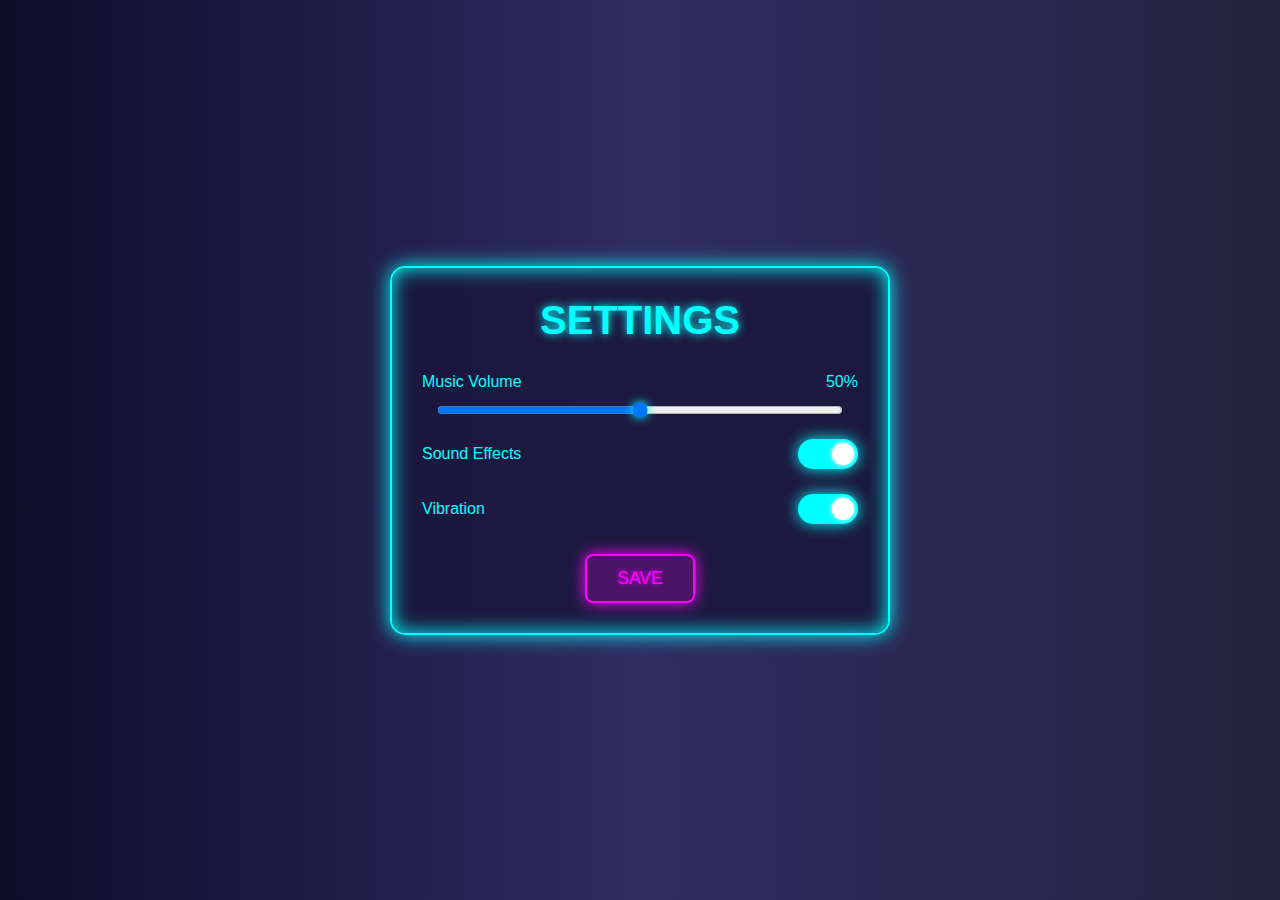
<file: settings.html>
<!DOCTYPE html>
<html lang="en">
  <head>
    <meta charset="UTF-8" />
    <meta
      name="viewport"
      content="width=device-width, initial-scale=1.0, maximum-scale=1.0, user-scalable=no" />
    <meta
      name="description"
      content="Glow Flow - Exciting arcade game. Collect colorful figures and set records!" />
    <meta
      name="keywords"
      content="game, arcade, physics, particles, glow flow, browser game, indie" />
    <meta name="author" content="Usatenko Daniil" />
    <meta property="og:title" content="Glow Flow - Arcade game" />
    <meta
      property="og:description"
      content="A fun game of destroying figures" />
    <meta property="og:type" content="website" />
    <meta property="og:url" content="https://usatblu27.github.io/glow-flow/" />
    <link rel="icon" href="icons/favicon.ico" type="image/x-icon" />
    <meta
      property="og:image"
      content="https://usatblu27.github.io/glow-flow/icons/favicon.ico/" />
    <meta name="theme-color" content="#0f0c29" />
    <title>Glow Flow - Settings</title>
    <style>
      * {
        user-select: none;
        margin: 0;
        padding: 0;
        box-sizing: border-box;
      }

      :root {
        --magenta-color: #ff00ff;
        --cyan-color: #00ffff;
        --orange-color: #ffa500;
      }

      body {
        background: linear-gradient(to right, #0f0c29, #302b63, #24243e);
        font-family: "Arial", sans-serif;
        color: white;
        height: 100vh;
        margin: 0;
        display: flex;
        justify-content: center;
        align-items: center;
        touch-action: manipulation;
      }

      .settings-container {
        background: rgba(25, 21, 58, 0.8);
        padding: 30px;
        border-radius: 15px;
        width: 90%;
        max-width: 500px;
        border: 2px solid var(--cyan-color);
        box-shadow: 0 0 20px var(--cyan-color), inset 0 0 20px var(--cyan-color);
        animation: glow-pulse 3s infinite alternate;
      }

      @keyframes glow-pulse {
        from {
          box-shadow: 0 0 20px var(--cyan-color),
            inset 0 0 20px var(--cyan-color);
        }
        to {
          box-shadow: 0 0 30px var(--cyan-color),
            0 0 40px rgba(0, 255, 255, 0.5), inset 0 0 30px var(--cyan-color);
        }
      }

      h1 {
        color: var(--cyan-color);
        text-align: center;
        margin-bottom: 30px;
        text-shadow: 0 0 10px var(--cyan-color);
        font-size: 2.5rem;
      }

      .setting {
        margin: 25px 0;
      }

      .setting-title {
        color: var(--cyan-color);
        margin-bottom: 10px;
        display: flex;
        justify-content: space-between;
        align-items: center;
      }

      .slider-container {
        display: flex;
        align-items: center;
        margin-top: 15px;
      }

      .slider {
        width: 100%;
        height: 8px;
        background: rgba(0, 255, 255, 0.2);
        border-radius: 5px;
        outline: none;
        margin: 0 15px;
      }

      .slider::-webkit-slider-thumb {
        -webkit-appearance: none;
        width: 20px;
        height: 20px;
        background: var(--cyan-color);
        cursor: pointer;
        border-radius: 50%;
        box-shadow: 0 0 10px var(--cyan-color);
      }

      .toggle-container {
        display: flex;
        justify-content: space-between;
        align-items: center;
        margin-top: 15px;
      }

      .toggle-label {
        color: var(--cyan-color);
        font-size: 1rem;
      }

      .toggle {
        position: relative;
        display: inline-block;
        width: 60px;
        height: 30px;
      }

      .toggle input {
        opacity: 0;
        width: 0;
        height: 0;
      }

      .slider-toggle {
        position: absolute;
        cursor: pointer;
        top: 0;
        left: 0;
        right: 0;
        bottom: 0;
        background: rgba(0, 255, 255, 0.2);
        transition: 0.4s;
        border-radius: 34px;
        box-shadow: 0 0 5px var(--cyan-color);
      }

      .slider-toggle:before {
        position: absolute;
        content: "";
        height: 22px;
        width: 22px;
        left: 4px;
        bottom: 4px;
        background: white;
        transition: 0.4s;
        border-radius: 50%;
        box-shadow: 0 0 5px white;
      }

      input:checked + .slider-toggle {
        background: var(--cyan-color);
        box-shadow: 0 0 15px var(--cyan-color);
      }

      input:checked + .slider-toggle:before {
        transform: translateX(30px);
      }

      .btn-container {
        display: flex;
        justify-content: center;
        margin-top: 30px;
      }

      .btn {
        background: rgba(255, 0, 255, 0.2);
        color: var(--magenta-color);
        border: 2px solid var(--magenta-color);
        padding: 12px 30px;
        border-radius: 8px;
        cursor: pointer;
        font-size: 1.1rem;
        text-shadow: 0 0 5px var(--magenta-color);
        box-shadow: 0 0 15px var(--magenta-color);
        transition: all 0.3s ease;
      }

      .btn:hover {
        background: rgba(255, 0, 255, 0.4);
        transform: scale(1.05);
        box-shadow: 0 0 25px var(--magenta-color);
      }
    </style>
  </head>
  <body>
    <div class="settings-container">
      <h1>SETTINGS</h1>

      <div class="setting">
        <div class="setting-title">
          <span>Music Volume</span>
          <span id="volume-value">50%</span>
        </div>
        <div class="slider-container">
          <input
            type="range"
            min="0"
            max="100"
            value="50"
            class="slider"
            id="music-volume" />
        </div>
      </div>

      <div class="setting">
        <div class="toggle-container">
          <span class="toggle-label">Sound Effects</span>
          <label class="toggle">
            <input type="checkbox" id="sound-toggle" />
            <span class="slider-toggle"></span>
          </label>
        </div>
      </div>

      <div class="setting">
        <div class="toggle-container">
          <span class="toggle-label">Vibration</span>
          <label class="toggle">
            <input type="checkbox" id="vibration-toggle" />
            <span class="slider-toggle"></span>
          </label>
        </div>
      </div>

      <div class="btn-container">
        <button class="btn" id="save-btn">SAVE</button>
      </div>
    </div>

    <script>
      document.addEventListener("DOMContentLoaded", function () {
        const musicVolume = localStorage.getItem("musicVolume") || 50;
        const soundEnabled = localStorage.getItem("soundEnabled") !== "false";
        const vibrationEnabled =
          localStorage.getItem("vibrationEnabled") !== "false";

        document.getElementById("music-volume").value = musicVolume;
        document.getElementById("volume-value").textContent = `${musicVolume}%`;
        document.getElementById("sound-toggle").checked = soundEnabled;
        document.getElementById("vibration-toggle").checked = vibrationEnabled;

        document
          .getElementById("music-volume")
          .addEventListener("input", function () {
            document.getElementById(
              "volume-value"
            ).textContent = `${this.value}%`;
          });

        document
          .getElementById("save-btn")
          .addEventListener("click", function () {
            const musicVolume = document.getElementById("music-volume").value;
            const soundEnabled =
              document.getElementById("sound-toggle").checked;
            const vibrationEnabled =
              document.getElementById("vibration-toggle").checked;

            localStorage.setItem("musicVolume", musicVolume);
            localStorage.setItem("soundEnabled", soundEnabled);
            localStorage.setItem("vibrationEnabled", vibrationEnabled);
            localStorage.setItem(
              "soundEffectsSetting",
              soundEnabled ? "on" : "off"
            );
            localStorage.setItem(
              "vibrationSetting",
              vibrationEnabled ? "on" : "off"
            );
            localStorage.setItem(
              "musicSetting",
              musicVolume > 0 ? "on" : "off"
            );

            const bgMusic = document.getElementById("bg-music");
            if (bgMusic) {
              bgMusic.volume = musicVolume / 100;
              if (musicVolume > 0) {
                bgMusic
                  .play()
                  .catch((e) => console.log("Music play prevented:", e));
              }
            }

            window.history.back();
          });
      });
    </script>
  </body>
</html>
</file>
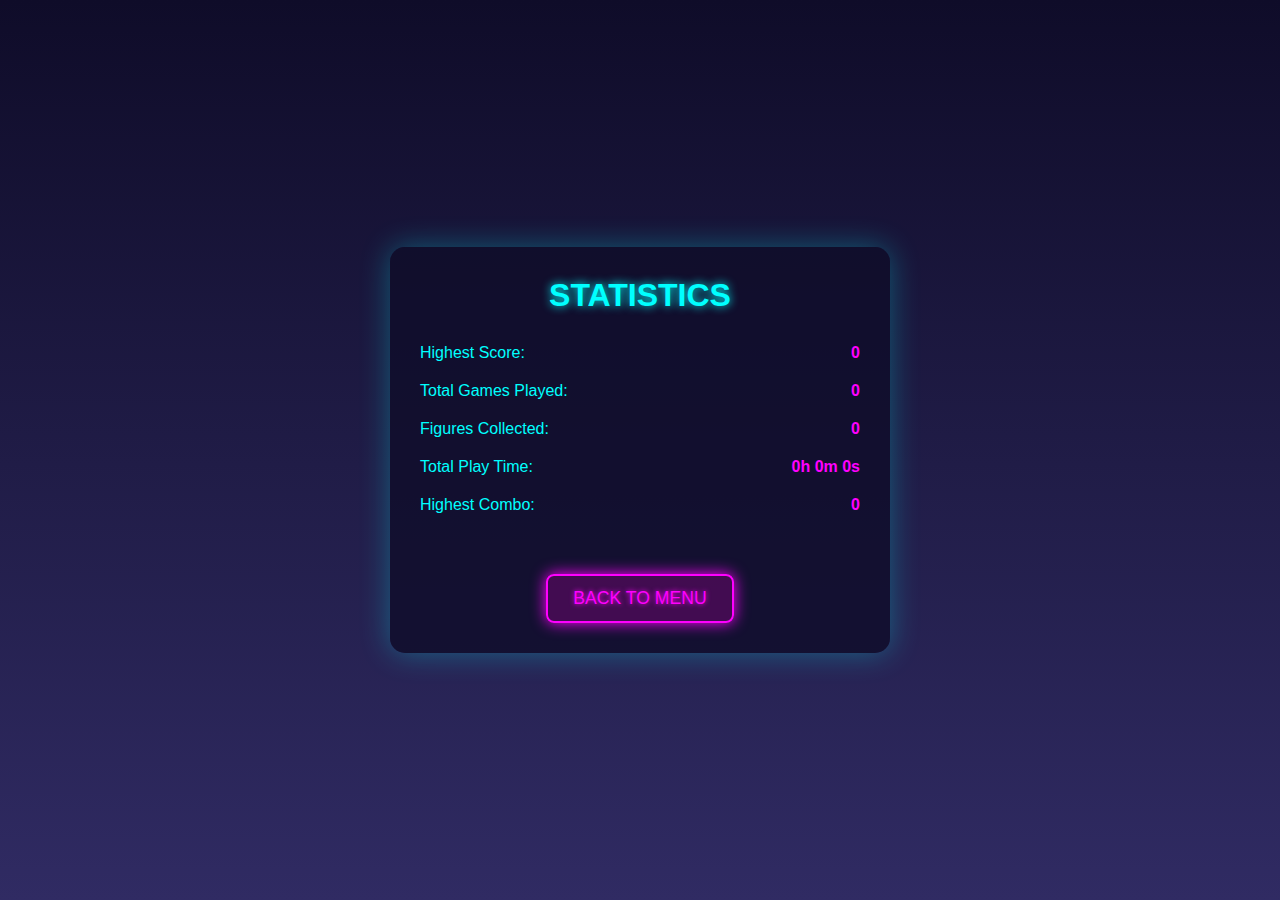
<file: statistics.html>
<!DOCTYPE html>
<html lang="en">
  <head>
    <meta charset="UTF-8" />
    <meta
      name="viewport"
      content="width=device-width, initial-scale=1.0, maximum-scale=1.0, user-scalable=no" />
    <meta
      name="description"
      content="Glow Flow - Exciting arcade game. Collect colorful figures and set records!" />
    <meta
      name="keywords"
      content="game, arcade, physics, particles, glow flow, browser game, indie" />
    <meta name="author" content="Usatenko Daniil" />
    <meta property="og:title" content="Glow Flow - Arcade game" />
    <meta name="mobile-web-app-capable" content="yes" />
    <meta name="apple-mobile-web-app-capable" content="yes" />
    <meta
      name="apple-mobile-web-app-status-bar-style"
      content="black-translucent" />
    <meta
      name="apple-mobile-web-app-status-bar-style"
      content="black-translucent" />
    <meta
      property="og:description"
      content="A fun game of destroying figures" />
    <meta property="og:type" content="website" />
    <meta property="og:url" content="https://usatblu27.github.io/glow-flow/" />
    <link rel="icon" href="icons/favicon.ico" type="image/x-icon" />
    <meta
      property="og:image"
      content="https://usatblu27.github.io/glow-flow/icons/favicon.ico/" />
    <meta name="theme-color" content="#0f0c29" />
    <title>Glow Flow - Statistics</title>
    <style>
      :root {
        --magenta-color: #ff00ff;
        --cyan-color: #00ffff;
        --bg-gradient: linear-gradient(to right, #0f0c29, #302b63, #24243e);
        --btn-hover-opacity: 0.4;
        --btn-base-opacity: 0.2;
        --title-glow: 0 0 10px var(--cyan-color), 0 0 20px var(--cyan-color);
        --title-glow-intense: 0 0 15px var(--cyan-color),
          0 0 30px var(--cyan-color), 0 0 40px var(--cyan-color);
      }

      * {
        user-select: none;
        margin: 0;
        padding: 0;
        box-sizing: border-box;
      }

      body {
        background: linear-gradient(to bottom, #0f0c29, #302b63);
        font-family: "Arial", sans-serif;
        color: #00ffff;
        height: 100vh;
        margin: 0;
        display: flex;
        justify-content: center;
        align-items: center;
        text-align: center;
      }

      .container {
        background: rgba(15, 12, 41, 0.8);
        padding: 30px;
        border-radius: 15px;
        box-shadow: 0 0 30px rgba(0, 255, 255, 0.3);
        width: 90%;
        max-width: 500px;
      }

      h1 {
        color: var(--cyan-color);
        text-shadow: 0 0 10px var(--cyan-color);
        margin-bottom: 30px;
      }

      .stat-item {
        margin: 20px 0;
        display: flex;
        justify-content: space-between;
      }

      .stat-value {
        color: var(--magenta-color);
        font-weight: bold;
      }

      .btn-container {
        display: flex;
        flex-direction: column;
        align-items: center;
        gap: 15px;
        margin-top: 30px;
      }

      .back-btn {
        background: rgba(255, 0, 212, 0.2);
        color: var(--magenta-color);
        border: 2px solid var(--magenta-color);
        border-radius: 8px;
        padding: 12px 25px;
        margin-top: 30px;
        cursor: pointer;
        font-size: 1.1rem;
        text-shadow: 0 0 5px var(--magenta-color);
        box-shadow: 0 0 15px var(--magenta-color);
        transition: all 0.3s ease;
      }

      .back-btn:hover {
        background: rgba(255, 0, 212, 0.4);
        transform: scale(1.05);
        box-shadow: 0 0 25px var(--magenta-color);
      }
    </style>
  </head>
  <body>
    <div class="container">
      <h1>STATISTICS</h1>
      <div class="stats-container">
        <div class="stat-item">
          <span>Highest Score:</span>
          <span class="stat-value" id="high-score">0</span>
        </div>
        <div class="stat-item">
          <span>Total Games Played:</span>
          <span class="stat-value" id="total-games">0</span>
        </div>
        <div class="stat-item">
          <span>Figures Collected:</span>
          <span class="stat-value" id="total-shapes">0</span>
        </div>
        <div class="stat-item">
          <span>Total Play Time:</span>
          <span class="stat-value" id="total-time">0</span>
        </div>
        <div class="stat-item">
          <span>Highest Combo:</span>
          <span class="stat-value" id="highest-combo">0</span>
        </div>
      </div>
      <div class="btn-container">
        <button class="back-btn" onclick="window.location.href='index.html'">
          BACK TO MENU
        </button>
      </div>
    </div>

    <script>
      function vibrateButton(duration = 15) {
        if (
          localStorage.getItem("vibrationEnabled") !== "false" &&
          "vibrate" in navigator
        ) {
          navigator.vibrate(duration);
        }
      }

      document.querySelectorAll(".btn").forEach((button) => {
        button.addEventListener("click", () => vibrateButton());
        button.addEventListener("touchstart", () => vibrateButton(10)); // Для сенсорных экранов
      });

      function formatTime(seconds) {
        const hours = Math.floor(seconds / 3600);
        const minutes = Math.floor((seconds % 3600) / 60);
        const secs = seconds % 60;

        return `${hours}h ${minutes}m ${secs}s`;
      }

      document.addEventListener("DOMContentLoaded", () => {
        document.getElementById("high-score").textContent =
          localStorage.getItem("bestScore") || "0";
        document.getElementById("total-games").textContent =
          localStorage.getItem("totalGames") || "0";
        document.getElementById("total-shapes").textContent =
          localStorage.getItem("totalShapes") || "0";

        document.getElementById("total-time").textContent = formatTime(
          parseInt(localStorage.getItem("totalPlayTime")) || "0"
        );
        document.getElementById("highest-combo").textContent =
          localStorage.getItem("highestCombo") || "0";
        document.getElementById("figures-cleared").textContent =
          localStorage.getItem("figuresCleared") || "0";
        document.getElementById("last-score").textContent =
          localStorage.getItem("lastScore") || "0";
      });
    </script>
  </body>
</html>
</file>
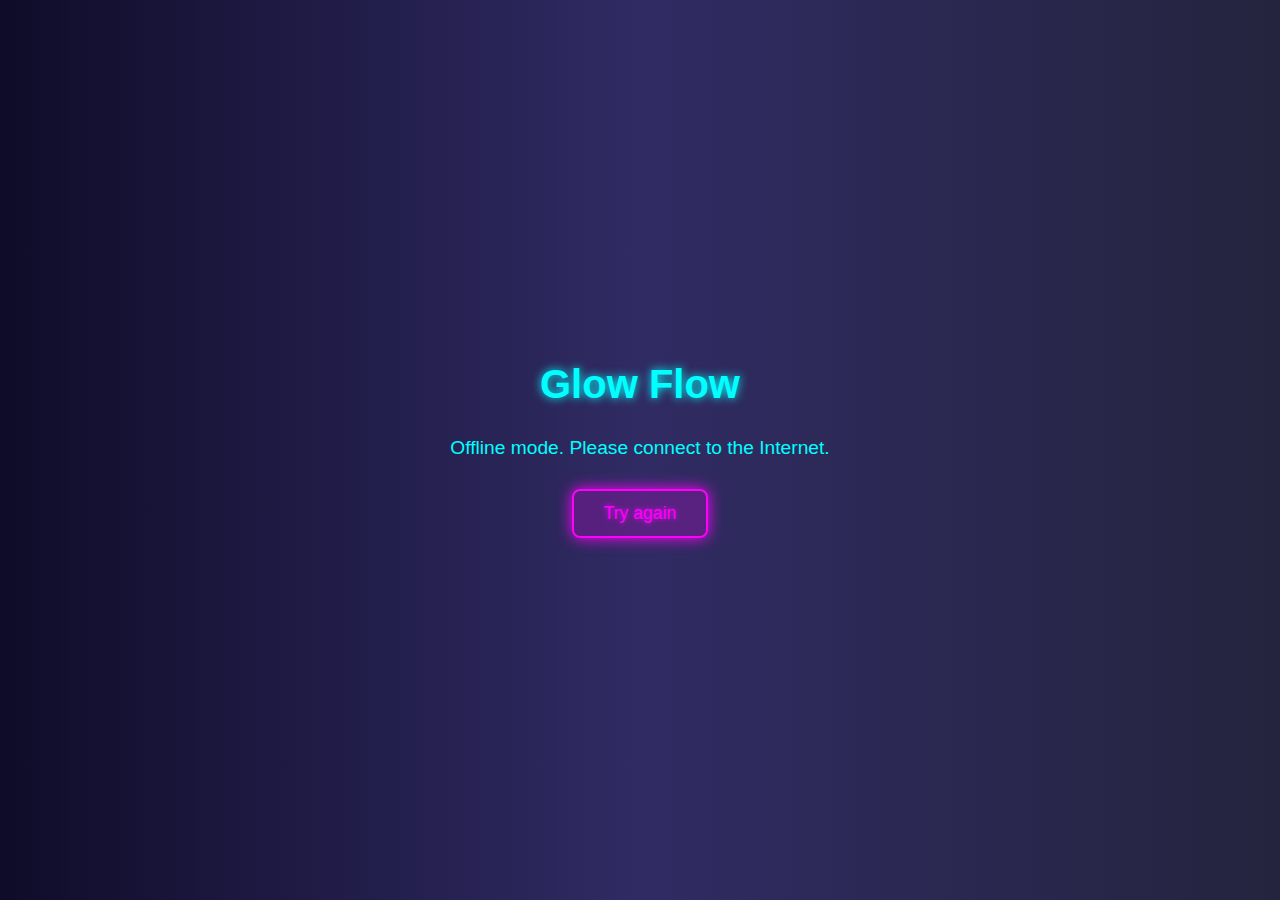
<file: html/offline.html>
<!DOCTYPE html>
<html>
  <head>
    <meta charset="UTF-8" />
    <meta
      name="viewport"
      content="width=device-width, initial-scale=1.0, maximum-scale=1.0, user-scalable=no, viewport-fit=cover" />
    <meta name="mobile-web-app-capable" content="yes" />
    <meta name="HandheldFriendly" content="true" />
    <meta
      name="description"
      content="Glow Flow - Exciting arcade physics game with colorful geometric figures" />
    <meta
      name="keywords"
      content="glow flow, arcade game, physics game, browser game" />
    <meta name="author" content="Usatenko Daniil" />
    <meta property="og:title" content="Glow Flow - Physics Arcade Game" />
    <meta property="og:type" content="game" />
    <meta property="og:site_name" content="Glow Flow" />
    <meta
      property="og:description"
      content="A mesmerizing physics-based arcade game with colorful geometric figures" />
    <meta property="og:url" content="https://usatblu27.github.io/glow-flow" />
    <meta
      property="og:image"
      content="https://usatblu27.github.io/glow-flow/icons/favicon.png" />
    <meta name="twitter:card" content="summary_large_image" />
    <meta name="mobile-web-app-capable" content="yes" />
    <meta name="apple-mobile-web-app-capable" content="yes" />
    <meta
      name="apple-mobile-web-app-status-bar-style"
      content="black-translucent" />
    <meta name="theme-color" content="#0f0c29" />
    <meta
      http-equiv="Content-Security-Policy"
      content="
  default-src 'self';
  script-src 'self' 'unsafe-inline' 'unsafe-eval' https://cdnjs.cloudflare.com https://mc.yandex.ru;
  style-src 'self' 'unsafe-inline';
  img-src 'self' data: https://mc.yandex.ru;
  connect-src 'self' https://mc.yandex.ru;
  frame-src https://mc.yandex.ru;
  font-src 'self';
  object-src 'none';
  base-uri 'self';
  form-action 'self';
" />
    <title>Glow Flow - no internet</title>
    <link rel="icon" href="icons/favicon.png" type="image/x-icon" />
    <style>
      :root {
        --light-color: white;
        --magenta-color: #ff00ff;
        --cyan-color: #00ffff;
        --orange-color: #ffa500;
        --bg-gradient: linear-gradient(to right, #0f0c29, #302b63, #24243e);
        --btn-hover-opacity: 0.4;
        --btn-base-opacity: 0.2;
        --title-glow: 0 0 10px var(--cyan-color), 0 0 20px var(--cyan-color);
        --title-glow-intense: 0 0 15px var(--cyan-color),
          0 0 30px var(--cyan-color), 0 0 40px var(--cyan-color);
      }
      * {
        margin: 0;
        padding: 0;
      }

      body {
        background: var(--bg-gradient);
        display: flex;
        flex-direction: column;
        justify-content: center;
        align-items: center;
        height: 100vh;
        margin: 0;
        text-align: center;
        color: var(--cyan-color);
        font-family: "Arial", sans-serif;
      }

      h1 {
        font-size: 2.5rem;
        text-shadow: 0 0 10px var(--cyan-color);
        margin-bottom: 30px;
      }

      p {
        font-size: 1.2rem;
        margin-bottom: 30px;
      }

      .retry-btn {
        background: rgba(255, 0, 255, 0.2);
        color: var(--magenta-color);
        border: 2px solid var(--magenta-color);
        padding: 12px 30px;
        border-radius: 8px;
        font-size: 1.1rem;
        cursor: pointer;
        text-shadow: 0 0 5px var(--magenta-color);
        box-shadow: 0 0 15px var(--magenta-color);
        transition: all 0.3s ease;
      }

      .retry-btn:hover {
        background: rgba(255, 0, 255, 0.4);
        transform: scale(1.05);
        box-shadow: 0 0 25px var(--magenta-color);
      }
    </style>
  </head>
  <body>
    <h1>Glow Flow</h1>
    <p>Offline mode. Please connect to the Internet.</p>
    <button class="retry-btn" onclick="window.location.reload()">
      Try again
    </button>
    <script src="../js/offline.js">
      "use strict";
      if (
        /Android|webOS|iPhone|iPad|iPod|BlackBerry|IEMobile|Opera Mini/i.test(
          navigator.userAgent
        )
      ) {
        if (
          window.navigator.standalone === false ||
          window.matchMedia("(display-mode: browser)").matches
        ) {
          document.documentElement.style.overflow = "hidden";
          document.body.style.overflow = "hidden";
          document.body.style.touchAction = "none";
        }
      }
      window.addEventListener("load", function () {
        setTimeout(function () {
          window.scrollTo(0, 1);
        }, 0);

        if (
          window.navigator.standalone ||
          window.matchMedia("(display-mode: standalone)").matches
        ) {
          document.documentElement.style.overflow = "hidden";
          document.body.style.overflow = "hidden";
        }
      });
    </script>
  </body>
</html>
</file>
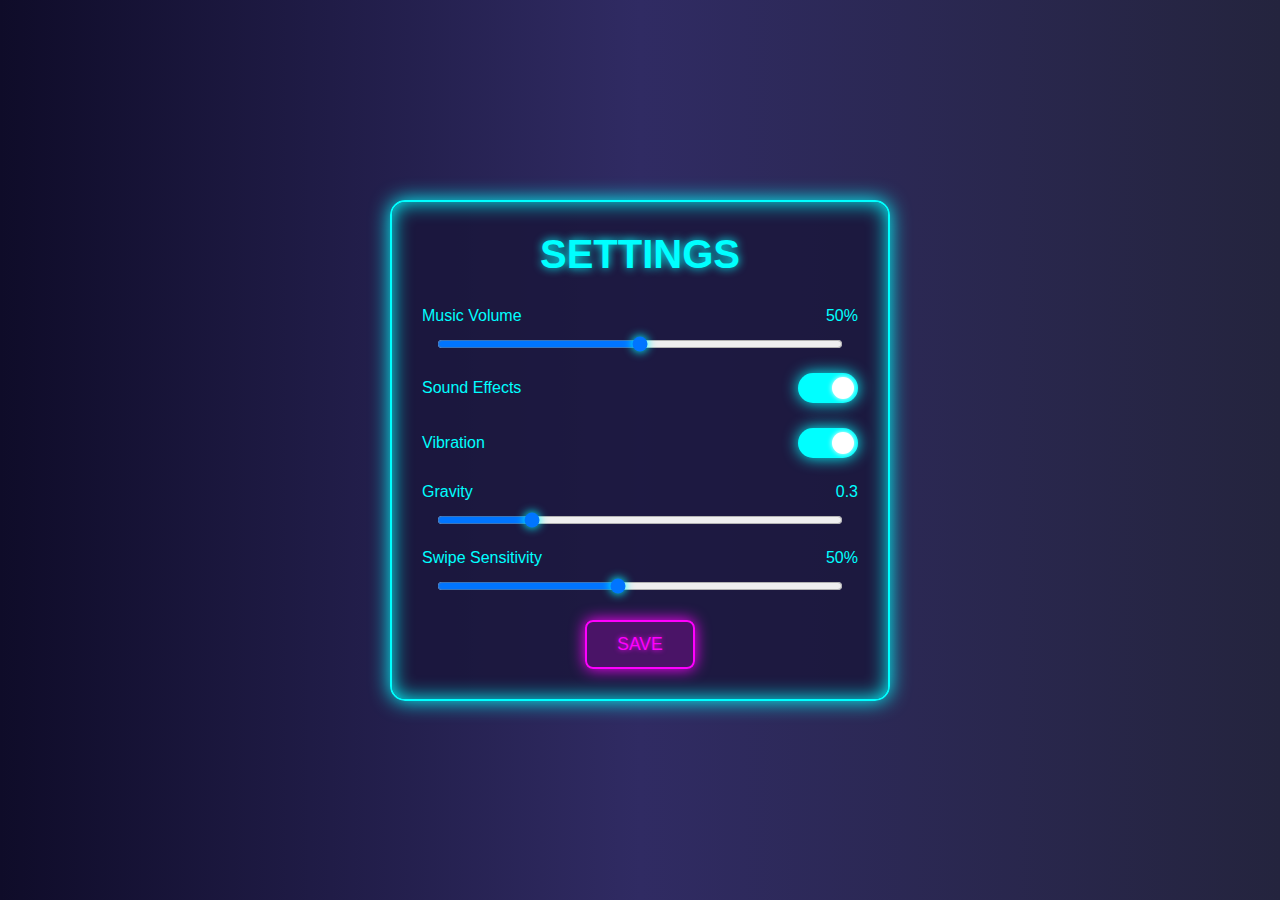
<file: html/settings.html>
<!DOCTYPE html>
<html lang="en">
  <head>
    <meta charset="UTF-8" />
    <meta
      name="viewport"
      content="width=device-width, initial-scale=1.0, maximum-scale=1.0, user-scalable=no, viewport-fit=cover" />
    <meta name="mobile-web-app-capable" content="yes" />
    <meta name="HandheldFriendly" content="true" />
    <meta
      name="description"
      content="Glow Flow - Exciting arcade physics game with colorful geometric figures" />
    <meta
      name="keywords"
      content="glow flow, arcade game, physics game, browser game" />
    <meta name="author" content="Usatenko Daniil" />
    <meta property="og:title" content="Glow Flow - Physics Arcade Game" />
    <meta property="og:type" content="game" />
    <meta property="og:site_name" content="Glow Flow" />
    <meta
      property="og:description"
      content="A mesmerizing physics-based arcade game with colorful geometric figures" />
    <meta property="og:url" content="https://usatblu27.github.io/glow-flow" />
    <meta
      property="og:image"
      content="https://usatblu27.github.io/glow-flow/icons/favicon.png" />
    <meta name="twitter:card" content="summary_large_image" />
    <meta name="mobile-web-app-capable" content="yes" />
    <meta name="apple-mobile-web-app-capable" content="yes" />
    <meta
      name="apple-mobile-web-app-status-bar-style"
      content="black-translucent" />
    <meta name="theme-color" content="#0f0c29" />
    <meta
      http-equiv="Content-Security-Policy"
      content="
  default-src 'self';
  script-src 'self' 'unsafe-inline' 'unsafe-eval' https://cdnjs.cloudflare.com https://mc.yandex.ru;
  style-src 'self' 'unsafe-inline';
  img-src 'self' data: https://mc.yandex.ru;
  connect-src 'self' https://mc.yandex.ru;
  frame-src https://mc.yandex.ru;
  font-src 'self';
  object-src 'none';
  base-uri 'self';
  form-action 'self';
" />
    <title>Glow Flow - settings</title>
    <link rel="icon" href="../icons/favicon.png" type="image/x-icon" />
    <link rel="stylesheet" href="../css/variables.css" />
    <link rel="stylesheet" href="../css/settings.css" />
    <style></style>
  </head>
  <body>
    <div class="settings-container">
      <h1>SETTINGS</h1>
      <div class="setting">
        <div class="setting-title">
          <span>Music Volume</span>
          <span id="volume-value">50%</span>
        </div>
        <div class="slider-container">
          <input
            type="range"
            min="0"
            max="100"
            value="50"
            class="slider"
            id="music-volume" />
        </div>
      </div>
      <div class="setting">
        <div class="toggle-container">
          <span class="toggle-label">Sound Effects</span>
          <label class="toggle">
            <input type="checkbox" id="sound-toggle" />
            <span class="slider-toggle"></span>
          </label>
        </div>
      </div>
      <div class="setting">
        <div class="toggle-container">
          <span class="toggle-label">Vibration</span>
          <label class="toggle">
            <input type="checkbox" id="vibration-toggle" />
            <span class="slider-toggle"></span>
          </label>
        </div>
      </div>
      <div class="setting">
        <div class="setting-title">
          <span>Gravity</span>
          <span id="gravity-value">0.3</span>
        </div>
        <div class="slider-container">
          <input
            type="range"
            min="1"
            max="10"
            value="3"
            class="slider"
            id="gravity-slider" />
        </div>
      </div>
      <div class="setting">
        <div class="setting-title">
          <span>Swipe Sensitivity</span>
          <span id="sensitivity-value">50%</span>
        </div>
        <div class="slider-container">
          <input
            type="range"
            min="10"
            max="100"
            value="50"
            class="slider"
            id="sensitivity-slider" />
        </div>
      </div>
      <div class="btn-container">
        <button class="btn" id="save-btn">SAVE</button>
      </div>
    </div>
    <script src="../js/settings.js"></script>
  </body>
</html>
</file>
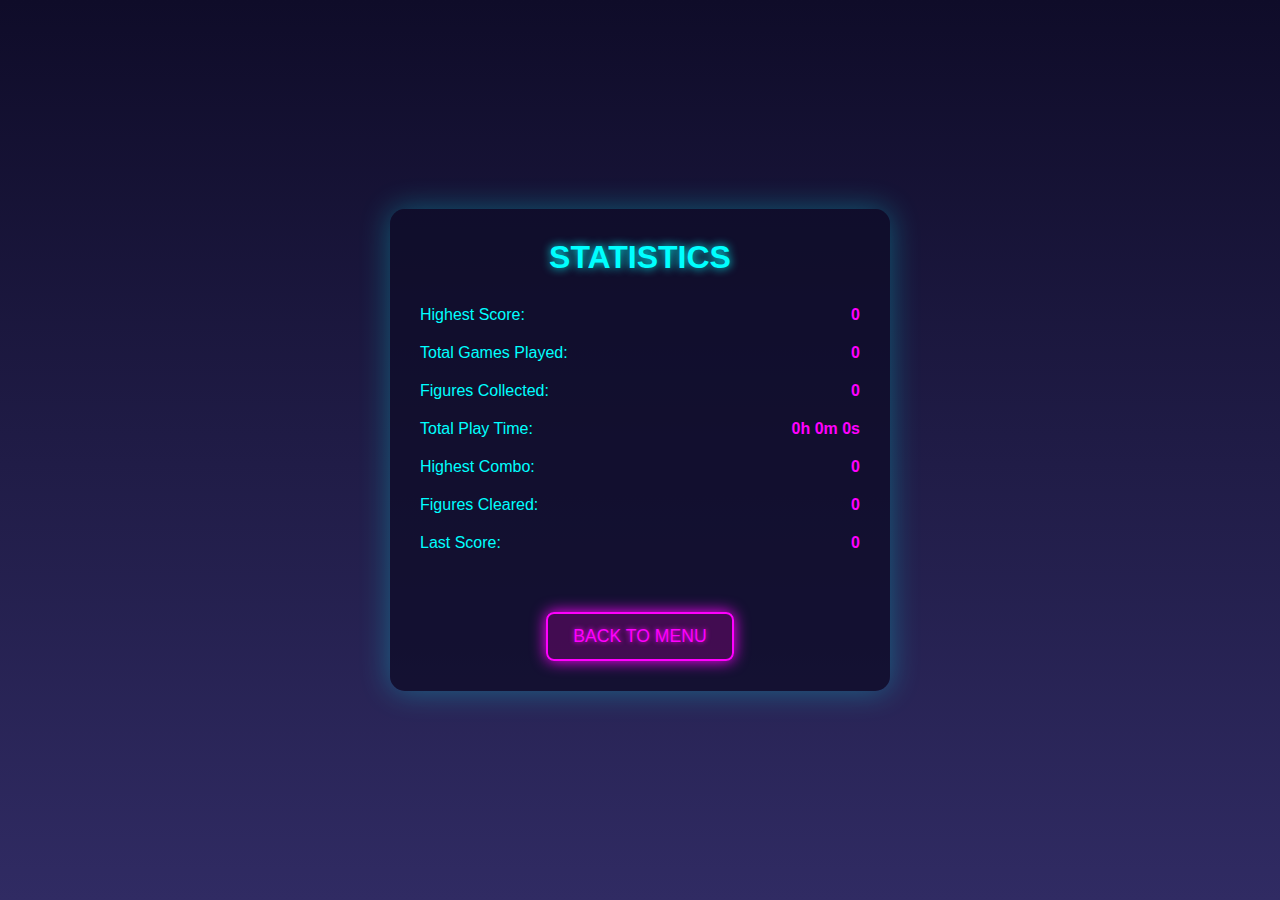
<file: html/statistics.html>
<!DOCTYPE html>
<html lang="en">
  <head>
    <meta charset="UTF-8" />
    <meta
      name="viewport"
      content="width=device-width, initial-scale=1.0, maximum-scale=1.0, user-scalable=no, viewport-fit=cover" />
    <meta name="mobile-web-app-capable" content="yes" />
    <meta name="HandheldFriendly" content="true" />
    <meta
      name="description"
      content="Glow Flow - Exciting arcade physics game with colorful geometric figures" />
    <meta
      name="keywords"
      content="glow flow, arcade game, physics game, browser game" />
    <meta name="author" content="Usatenko Daniil" />
    <meta property="og:title" content="Glow Flow - Physics Arcade Game" />
    <meta property="og:type" content="game" />
    <meta property="og:site_name" content="Glow Flow" />
    <meta
      property="og:description"
      content="A mesmerizing physics-based arcade game with colorful geometric figures" />
    <meta property="og:url" content="https://usatblu27.github.io/glow-flow" />
    <meta
      property="og:image"
      content="https://usatblu27.github.io/glow-flow/icons/favicon.png" />
    <meta name="twitter:card" content="summary_large_image" />
    <meta name="mobile-web-app-capable" content="yes" />
    <meta name="apple-mobile-web-app-capable" content="yes" />
    <meta
      name="apple-mobile-web-app-status-bar-style"
      content="black-translucent" />
    <meta name="theme-color" content="#0f0c29" />
    <meta
      http-equiv="Content-Security-Policy"
      content="
  default-src 'self';
  script-src 'self' 'unsafe-inline' 'unsafe-eval' https://cdnjs.cloudflare.com https://mc.yandex.ru;
  style-src 'self' 'unsafe-inline';
  img-src 'self' data: https://mc.yandex.ru;
  connect-src 'self' https://mc.yandex.ru;
  frame-src https://mc.yandex.ru;
  font-src 'self';
  object-src 'none';
  base-uri 'self';
  form-action 'self';
" />
    <title>Glow Flow - statistics</title>
    <link rel="icon" href="../icons/favicon.png" type="image/x-icon" />
    <link rel="stylesheet" href="../css/variables.css" />
    <link rel="stylesheet" href="../css/statistics.css" />
  </head>
  <body>
    <div class="container">
      <h1>STATISTICS</h1>
      <div class="stats-container">
        <div class="stat-item">
          <span>Highest Score:</span>
          <span class="stat-value" id="high-score">0</span>
        </div>
        <div class="stat-item">
          <span>Total Games Played:</span>
          <span class="stat-value" id="total-games">0</span>
        </div>
        <div class="stat-item">
          <span>Figures Collected:</span>
          <span class="stat-value" id="total-shapes">0</span>
        </div>
        <div class="stat-item">
          <span>Total Play Time:</span>
          <span class="stat-value" id="total-time">0</span>
        </div>
        <div class="stat-item">
          <span>Highest Combo:</span>
          <span class="stat-value" id="highest-combo">0</span>
        </div>
        <div class="stat-item">
          <span>Figures Cleared:</span>
          <span class="stat-value" id="figures-cleared">0</span>
        </div>
        <div class="stat-item">
          <span>Last Score:</span>
          <span class="stat-value" id="last-score">0</span>
        </div>
      </div>
      <div class="btn-container">
        <a href="../index.html" class="back-btn"> BACK TO MENU</a>
      </div>
    </div>
    <script src="../js/statistics.js"></script>
  </body>
</html>
</file>
<file: css/variables.css>
:root {
  --light-color: white;
  --magenta-color: #ff00ff;
  --cyan-color: #00ffff;
  --orange-color: #ffa500;
  --bg-gradient: linear-gradient(to right, #0f0c29, #302b63, #24243e);
  --btn-hover-opacity: 0.4;
  --btn-base-opacity: 0.2;
  --title-glow: 0 0 10px var(--cyan-color), 0 0 20px var(--cyan-color);
  --title-glow-intense: 0 0 15px var(--cyan-color), 0 0 30px var(--cyan-color),
    0 0 40px var(--cyan-color);
}
</file>
<file: css/settings.css>
* {
  user-select: none;
  margin: 0;
  padding: 0;
  box-sizing: border-box;
}

body {
  background: var(--bg-gradient);
  font-family: "Arial", sans-serif;
  color: white;
  height: 100vh;
  margin: 0;
  display: flex;
  justify-content: center;
  align-items: center;
  touch-action: manipulation;
}

.settings-container {
  background: rgba(25, 21, 58, 0.8);
  padding: 30px;
  border-radius: 15px;
  width: 90%;
  max-width: 500px;
  border: 2px solid var(--cyan-color);
  box-shadow: 0 0 20px var(--cyan-color), inset 0 0 20px var(--cyan-color);
  animation: glow-pulse 3s infinite alternate;
}

@keyframes glow-pulse {
  from {
    box-shadow: 0 0 20px var(--cyan-color), inset 0 0 20px var(--cyan-color);
  }
  to {
    box-shadow: 0 0 30px var(--cyan-color), 0 0 40px rgba(0, 255, 255, 0.5),
      inset 0 0 30px var(--cyan-color);
  }
}

h1 {
  color: var(--cyan-color);
  text-align: center;
  margin-bottom: 30px;
  text-shadow: 0 0 10px var(--cyan-color);
  font-size: 2.5rem;
}

.setting {
  margin: 25px 0;
}

.setting-title {
  color: var(--cyan-color);
  margin-bottom: 10px;
  display: flex;
  justify-content: space-between;
  align-items: center;
}

.slider-container {
  display: flex;
  align-items: center;
  margin-top: 15px;
}

.slider {
  width: 100%;
  height: 8px;
  background: rgba(0, 255, 255, 0.2);
  border-radius: 5px;
  outline: none;
  margin: 0 15px;
}

.slider::-webkit-slider-thumb {
  -webkit-appearance: none;
  width: 20px;
  height: 20px;
  background: var(--cyan-color);
  cursor: pointer;
  border-radius: 50%;
  box-shadow: 0 0 10px var(--cyan-color);
}

.toggle-container {
  display: flex;
  justify-content: space-between;
  align-items: center;
  margin-top: 15px;
}

.toggle-label {
  color: var(--cyan-color);
  font-size: 1rem;
}

.toggle {
  position: relative;
  display: inline-block;
  width: 60px;
  height: 30px;
}

.toggle input {
  opacity: 0;
  width: 0;
  height: 0;
}

.slider-toggle {
  position: absolute;
  cursor: pointer;
  top: 0;
  left: 0;
  right: 0;
  bottom: 0;
  background: rgba(0, 255, 255, 0.2);
  transition: 0.4s;
  border-radius: 34px;
  box-shadow: 0 0 5px var(--cyan-color);
}

.slider-toggle:before {
  position: absolute;
  content: "";
  height: 22px;
  width: 22px;
  left: 4px;
  bottom: 4px;
  background: white;
  transition: 0.4s;
  border-radius: 50%;
  box-shadow: 0 0 5px white;
}

input:checked + .slider-toggle {
  background: var(--cyan-color);
  box-shadow: 0 0 15px var(--cyan-color);
}

input:checked + .slider-toggle:before {
  transform: translateX(30px);
}

.btn-container {
  display: flex;
  justify-content: center;
  margin-top: 30px;
}

.btn {
  background: rgba(255, 0, 255, 0.2);
  color: var(--magenta-color);
  border: 2px solid var(--magenta-color);
  padding: 12px 30px;
  border-radius: 8px;
  cursor: pointer;
  font-size: 1.1rem;
  text-shadow: 0 0 5px var(--magenta-color);
  box-shadow: 0 0 15px var(--magenta-color);
  transition: all 0.3s ease;
}

.btn:hover {
  background: rgba(255, 0, 255, 0.4);
  transform: scale(1.05);
  box-shadow: 0 0 25px var(--magenta-color);
}
</file>
<file: css/statistics.css>
:root {
  --magenta-color: #ff00ff;
  --cyan-color: #00ffff;
  --bg-gradient: linear-gradient(to right, #0f0c29, #302b63, #24243e);
  --btn-hover-opacity: 0.4;
  --btn-base-opacity: 0.2;
  --title-glow: 0 0 10px var(--cyan-color), 0 0 20px var(--cyan-color);
  --title-glow-intense: 0 0 15px var(--cyan-color), 0 0 30px var(--cyan-color),
    0 0 40px var(--cyan-color);
}

* {
  user-select: none;
  margin: 0;
  padding: 0;
  box-sizing: border-box;
}

body {
  background: linear-gradient(to bottom, #0f0c29, #302b63);
  font-family: "Arial", sans-serif;
  color: #00ffff;
  height: 100vh;
  margin: 0;
  display: flex;
  justify-content: center;
  align-items: center;
  text-align: center;
}

.container {
  background: rgba(15, 12, 41, 0.8);
  padding: 30px;
  border-radius: 15px;
  box-shadow: 0 0 30px rgba(0, 255, 255, 0.3);
  width: 90%;
  max-width: 500px;
}

h1 {
  color: var(--cyan-color);
  text-shadow: 0 0 10px var(--cyan-color);
  margin-bottom: 30px;
}

.stat-item {
  margin: 20px 0;
  display: flex;
  justify-content: space-between;
}

.stat-value {
  color: var(--magenta-color);
  font-weight: bold;
}

.btn-container {
  display: flex;
  flex-direction: column;
  align-items: center;
  gap: 15px;
  margin-top: 30px;
}

.back-btn {
  background: rgba(255, 0, 212, 0.2);
  color: var(--magenta-color);
  border: 2px solid var(--magenta-color);
  border-radius: 8px;
  padding: 12px 25px;
  margin-top: 30px;
  cursor: pointer;
  font-size: 1.1rem;
  text-shadow: 0 0 5px var(--magenta-color);
  box-shadow: 0 0 15px var(--magenta-color);
  transition: all 0.3s ease;
  text-decoration: none;
}

.back-btn:hover {
  background: rgba(255, 0, 212, 0.4);
  transform: scale(1.05);
  box-shadow: 0 0 25px var(--magenta-color);
}
</file>
